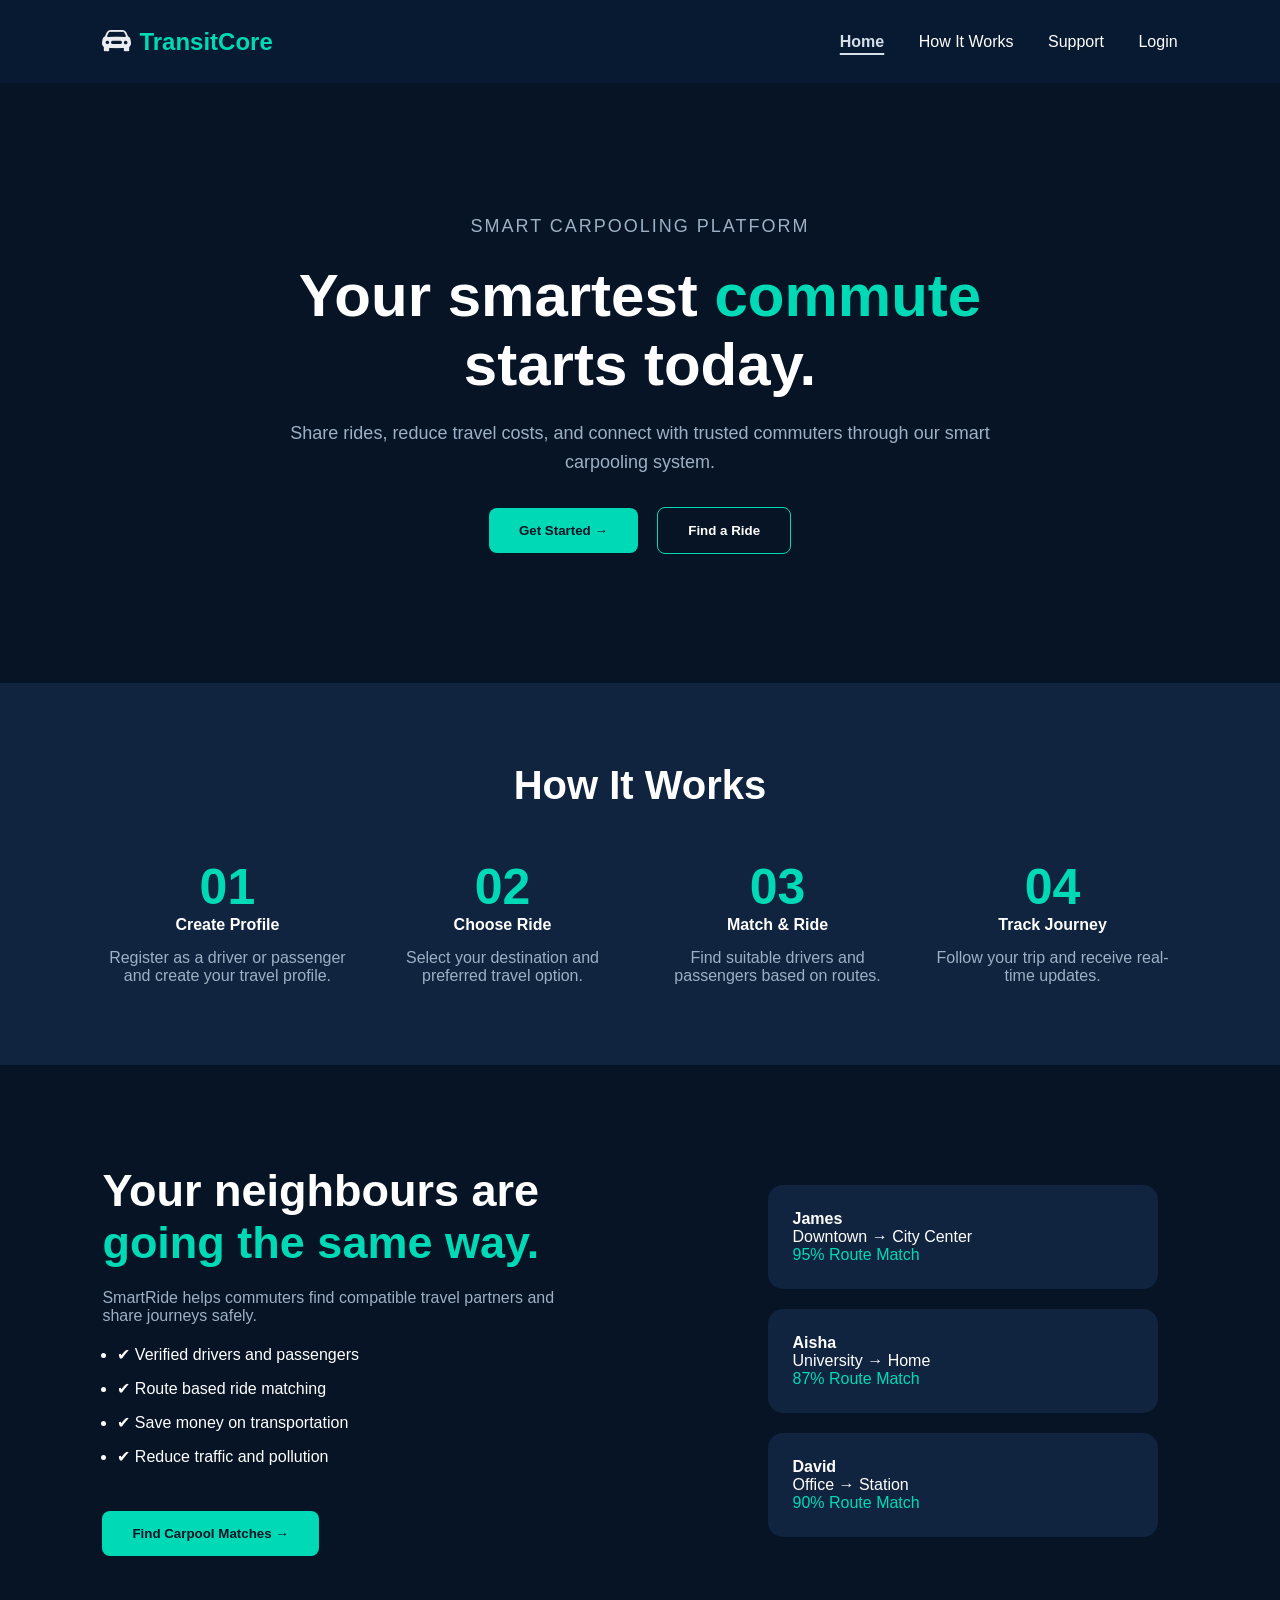
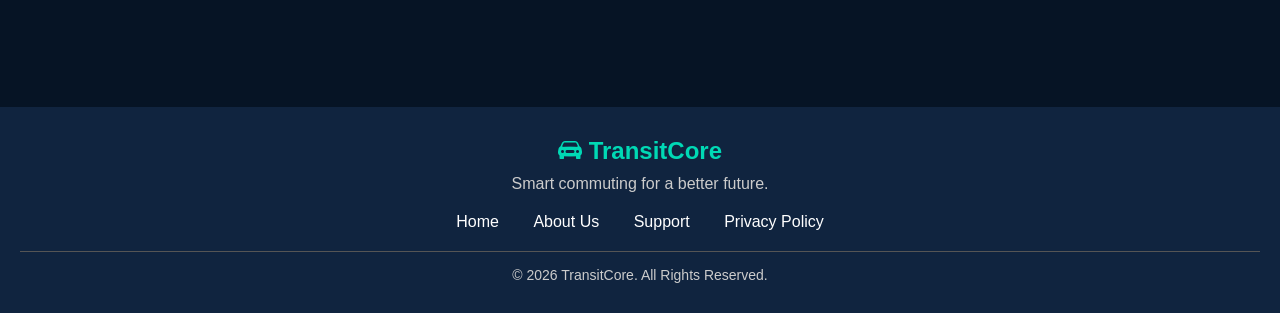
<file: carpooling/index.html>
<!DOCTYPE html>
<html lang="en">

<head>
    <meta charset="UTF-8">
    <meta name="viewport" content="width=device-width, initial-scale=1.0">
    <title>Smart Car Pooling System</title>
    <link rel="stylesheet" href="index.css">
    <link rel="stylesheet" href="https://cdn.jsdelivr.net/npm/bootstrap-icons@1.11.3/font/bootstrap-icons.min.css">
</head>

<body>

<header>
    <div class="logo">
      <i class="bi bi-car-front-fill car-icon"></i> TransitCore
    </div>

    <nav>
        <a href="index.html" class="active">Home</a>
        <a href="#">How It Works</a>
        <a href="support.html">Support</a>
        <a href="login.html">Login</a>
    </nav>
</header>


<section class="hero">
    <div class="hero-content">
        <p class="small-title">
            SMART CARPOOLING PLATFORM
        </p>
        <h1>
            Your smartest
            <span>commute</span>
            starts today.
        </h1>
        <p>
            Share rides, reduce travel costs,
            and connect with trusted commuters
            through our smart carpooling system.
        </p>
        <button>
            Get Started →
        </button>
        <button class="second-btn">
            Find a Ride
        </button>
    </div>
</section>


<section class="works">
<h2>
    How It Works
</h2>
<div class="cards">
    <div class="card">
        <h3>01</h3>
        <h4>Create Profile</h4>
        <p>
            Register as a driver or passenger
            and create your travel profile.
        </p>
    </div>

    <div class="card">

        <h3>02</h3>

        <h4>Choose Ride</h4>

        <p>
            Select your destination and
            preferred travel option.
        </p>

    </div>

    <div class="card">
        <h3>03</h3>
        <h4>Match & Ride</h4>
        <p>
            Find suitable drivers and
            passengers based on routes.
        </p>
    </div>

    <div class="card">
        <h3>04</h3>
        <h4>Track Journey</h4>
        <p>
            Follow your trip and receive
            real-time updates.
        </p>
    </div>

</div>

</section>


<section class="features">
<div class="feature-text">
<h2>
    Your neighbours are
    <span>going the same way.</span>
</h2>

<p>
SmartRide helps commuters find
compatible travel partners and
share journeys safely.
</p>

<ul>
<li>✔ Verified drivers and passengers</li>
<li>✔ Route based ride matching</li>
<li>✔ Save money on transportation</li>
<li>✔ Reduce traffic and pollution</li>

</ul>
<button>
Find Carpool Matches →
</button>

</div>

<div class="ride-box">
<div class="ride-card">
<h4>James</h4>
<p>
Downtown → City Center
</p>
<span>
95% Route Match
</span>

</div>

<div class="ride-card">
<h4>Aisha</h4>
<p>
University → Home
</p>
<span>
87% Route Match
</span>

</div>
<div class="ride-card">
<h4>David</h4>
<p>
Office → Station
</p>
<span>
90% Route Match
</span>
</div>
</div>
</section>
 
<footer class="footer">
    <div class="footer-brand">
        <h3>
            <i class="bi bi-car-front-fill"></i> TransitCore
        </h3>

        <p>
            Smart commuting for a better future.
        </p>
    </div>

    <div class="footer-links">
        <a href="index.html">Home</a>
        <a href="#">About Us</a>
        <a href="support.html">Support</a>
        <a href="#">Privacy Policy</a>
    </div>

    <div class="footer-bottom">
        <p>
            &copy; 2026 TransitCore. All Rights Reserved.
        </p>
    </div>

</footer>

</body>

</html>
</file>
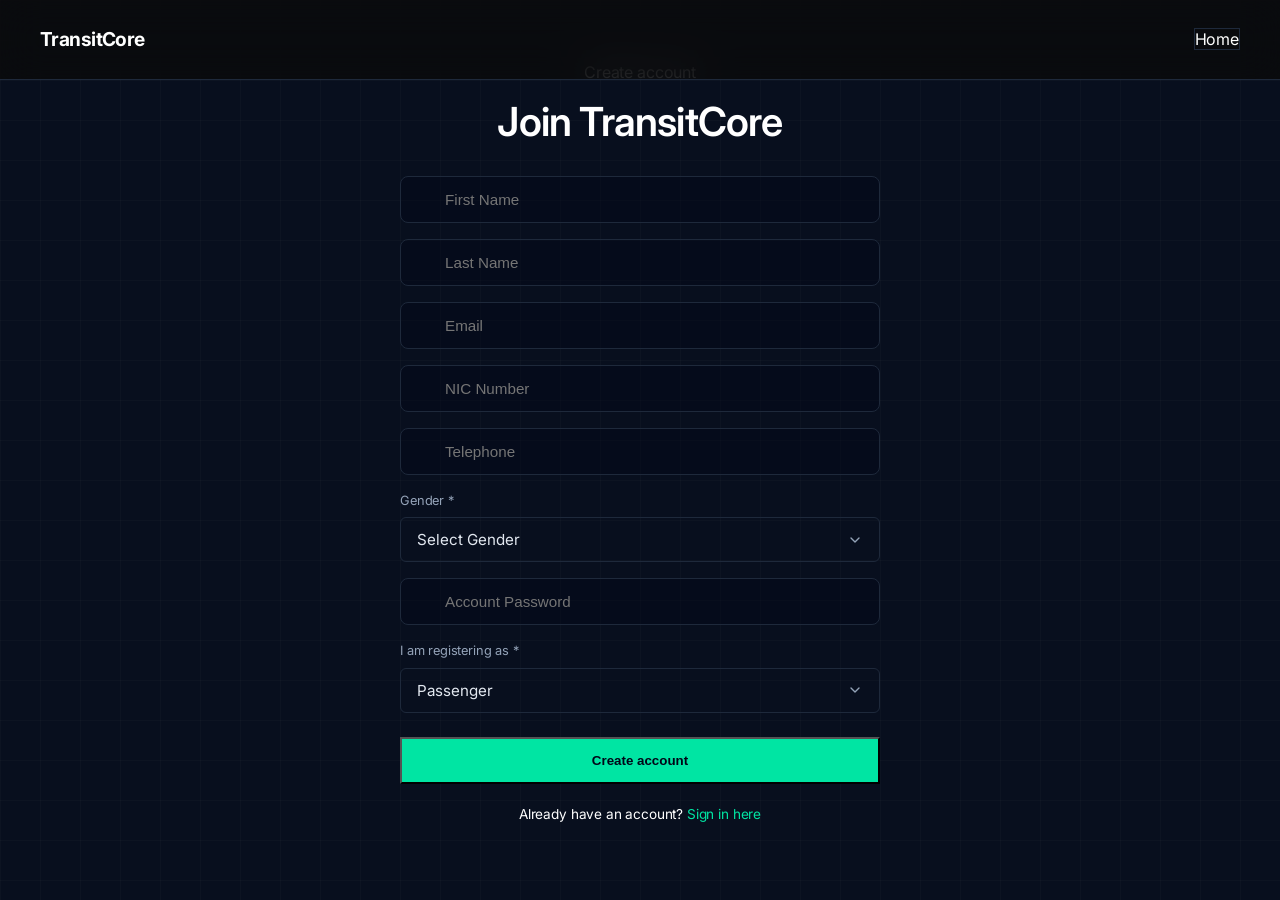
<file: register.html>
<!DOCTYPE html>
<html lang="en">
<head>
    <meta charset="UTF-8">
    <meta name="viewport" content="width=device-width, initial-scale=1.0">
    <title>TransitCore - Register</title>
    <link rel="preconnect" href="https://fonts.googleapis.com">
    <link rel="preconnect" href="https://fonts.gstatic.com" crossorigin>
    <link href="https://fonts.googleapis.com/css2?family=Inter:wght@300;400;500;600;700&display=swap" rel="stylesheet">
    <link rel="stylesheet" href="styles.css">
    <style>
        
        .auth-container { 
            max-width: 520px; 
            width: 100%;
            margin: 60px auto; 
            padding: 0 20px;
            box-sizing: border-box;
        }

        
        .form-select-custom {
            appearance: none; 
            -webkit-appearance: none;
            -moz-appearance: none;
            background-color: transparent; 
            color: #e2e8f0;
            border: 1px solid #1e293b;
            border-radius: 6px;
            padding: 12px 16px;
            width: 100%;
            font-family: 'Inter', sans-serif;
            font-size: 0.95rem;
            cursor: pointer;
            transition: all 0.2s ease;
            
            background-image: url("data:image/svg+xml;charset=UTF-8,%3csvg xmlns='http://www.w3.org/2000/svg' viewBox='0 0 24 24' fill='none' stroke='%2394a3b8' stroke-width='2' stroke-linecap='round' stroke-linejoin='round'%3e%3cpolyline points='6 9 12 15 18 9'%3e%3c/polyline%3e%3c/svg%3e");
            background-repeat: no-repeat;
            background-position: right 16px center;
            background-size: 16px;
            margin-bottom: 16px;
        }

        
        .form-select-custom:focus {
            outline: none;
            border-color: #2dd4bf; 
            box-shadow: 0 0 0 3px rgba(45, 212, 191, 0.15);
        }

        
        .form-select-custom option {
            background-color: #0f172a;
            color: #f8fafc;
        }

        .conditional-field { display: none; animation: fadeIn 0.3s ease forwards; }
        @keyframes fadeIn {
            from { opacity: 0; transform: translateY(-5px); }
            to { opacity: 1; transform: translateY(0); }
        }
    </style>
</head>
<body>

    <header class="nav-container">
        <div class="logo">TransitCore</div>
        
        <div style="margin-left: auto;">
            <a href="main.html" class="btn btn-secondary" style="text-decoration: none;">Home</a>
        </div>
    </header>

    <main class="auth-container">
        
        <div style="text-align: center; margin-bottom: 30px;">
            <span class="badge-pill" style="display: inline-block; margin-bottom: 12px;"><span class="dot"></span> Create account</span>
            <h2 style="margin-bottom: 8px;">Join TransitCore</h2>
            
        </div>

        <form id="registrationForm" action="connect.php?action=register" method="POST" onsubmit="validateForm(event)">
            
            <div class="name-row">
                <div class="input-wrapper">
                    <input type="text" name="first_name" placeholder="First Name" required>
                </div>
                <div class="input-wrapper">
                    <input type="text" name="last_name" placeholder="Last Name" required>
                </div>
            </div>

            <div class="input-wrapper">
                <input type="email" name="email" placeholder="Email" required>
            </div>

            <div class="name-row">
                <div class="input-wrapper">
                    <input type="text" name="nic" placeholder="NIC Number" required>
                </div>
                <div class="input-wrapper">
                    <input type="tel" name="phone" placeholder="Telephone" required>
                </div>
            </div>

            <label style="font-size: 0.8rem; color: var(--text-muted); display: block; margin-bottom: 6px;">Gender *</label>
            <select name="gender" id="gender-select" class="form-select-custom" required>
                <option value="" disabled selected hidden>Select Gender</option>
                <option value="Male">Male</option>
                <option value="Female">Female</option>
                <option value="Other">Other</option>
            </select>

            <div class="input-wrapper">
                <input type="password" name="password" placeholder="Account Password" required>
            </div>

            <label style="font-size: 0.8rem; color: var(--text-muted); display: block; margin-bottom: 6px;">I am registering as *</label>
            <select name="role" id="role-select" class="form-select-custom" onchange="toggleDriverFields()" required>
                <option value="passenger">Passenger</option>
                <option value="driver">Driver</option>
            </select>

            <div id="driver-fields" class="conditional-field">
                <div class="input-wrapper">
                    <input type="text" name="license_number" id="license_input" placeholder="Driver License Number (e.g., B1234567)">
                </div>
                <div class="input-wrapper">
                    <input type="text" name="vehicle_number" id="vehicle_number_input" placeholder="Vehicle License Plate (e.g., WP CAP-6822)">
                </div>
                <div class="input-wrapper">
                    <input type="text" name="vehicle_make" id="vehicle_make_input" placeholder="Vehicle Make (e.g., Toyota)">
                </div>
                <div class="input-wrapper">
                    <input type="text" name="vehicle_model" id="vehicle_model_input" placeholder="Vehicle Model (e.g., Prius)">
                </div>
                <div class="name-row">
                    <div class="input-wrapper">
                        <input type="text" name="vehicle_color" id="vehicle_color_input" placeholder="Vehicle Color">
                    </div>
                    <div class="input-wrapper">
                        <input type="number" name="vehicle_capacity" id="vehicle_capacity_input" placeholder="Seat Capacity" min="1" value="4">
                    </div>
                </div>
            </div>

            <button type="submit" class="btn btn-primary btn-block" style="margin-top: 8px;">
                Create account
            </button>
        </form>

        <div style="margin-top: 20px; text-align: center;">
            <p class="text-muted" style="font-size: 0.85rem;">Already have an account? <a href="login.php" style="color: var(--accent-teal); text-decoration: none;">Sign in here</a></p>
        </div>
    </main>

    <script>
        function toggleDriverFields() {
            const roleSelect = document.getElementById('role-select');
            const driverFields = document.getElementById('driver-fields');
            const driverInputs = driverFields.querySelectorAll('input');

            if (roleSelect.value === 'driver') {
                driverFields.style.display = 'block';
                driverInputs.forEach(input => {
                    if (!input.name.includes('vehicle_color') && !input.name.includes('vehicle_capacity')) {
                        input.setAttribute('required', 'required');
                    }
                });
            } else {
                driverFields.style.display = 'none';
                driverInputs.forEach(input => {
                    input.removeAttribute('required');
                    input.value = '';
                });
            }
        }

        function validateForm(event) {
            const roleSelect = document.getElementById('role-select').value;
            
            if (roleSelect === 'driver') {
                const licenseInput = document.getElementById('license_input').value.trim();
                const vehicleInput = document.getElementById('vehicle_number_input').value.trim();
                const makeInput = document.getElementById('vehicle_make_input').value.trim();
                const modelInput = document.getElementById('vehicle_model_input').value.trim();

                if (!licenseInput || !vehicleInput || !makeInput || !modelInput) {
                    event.preventDefault();
                    alert('Please fill in all driver and vehicle details.');
                    return false;
                }
            }

            return true;
        }

        document.addEventListener('DOMContentLoaded', function() {
            toggleDriverFields();
        });
    </script>
</body>
</html>
</file>
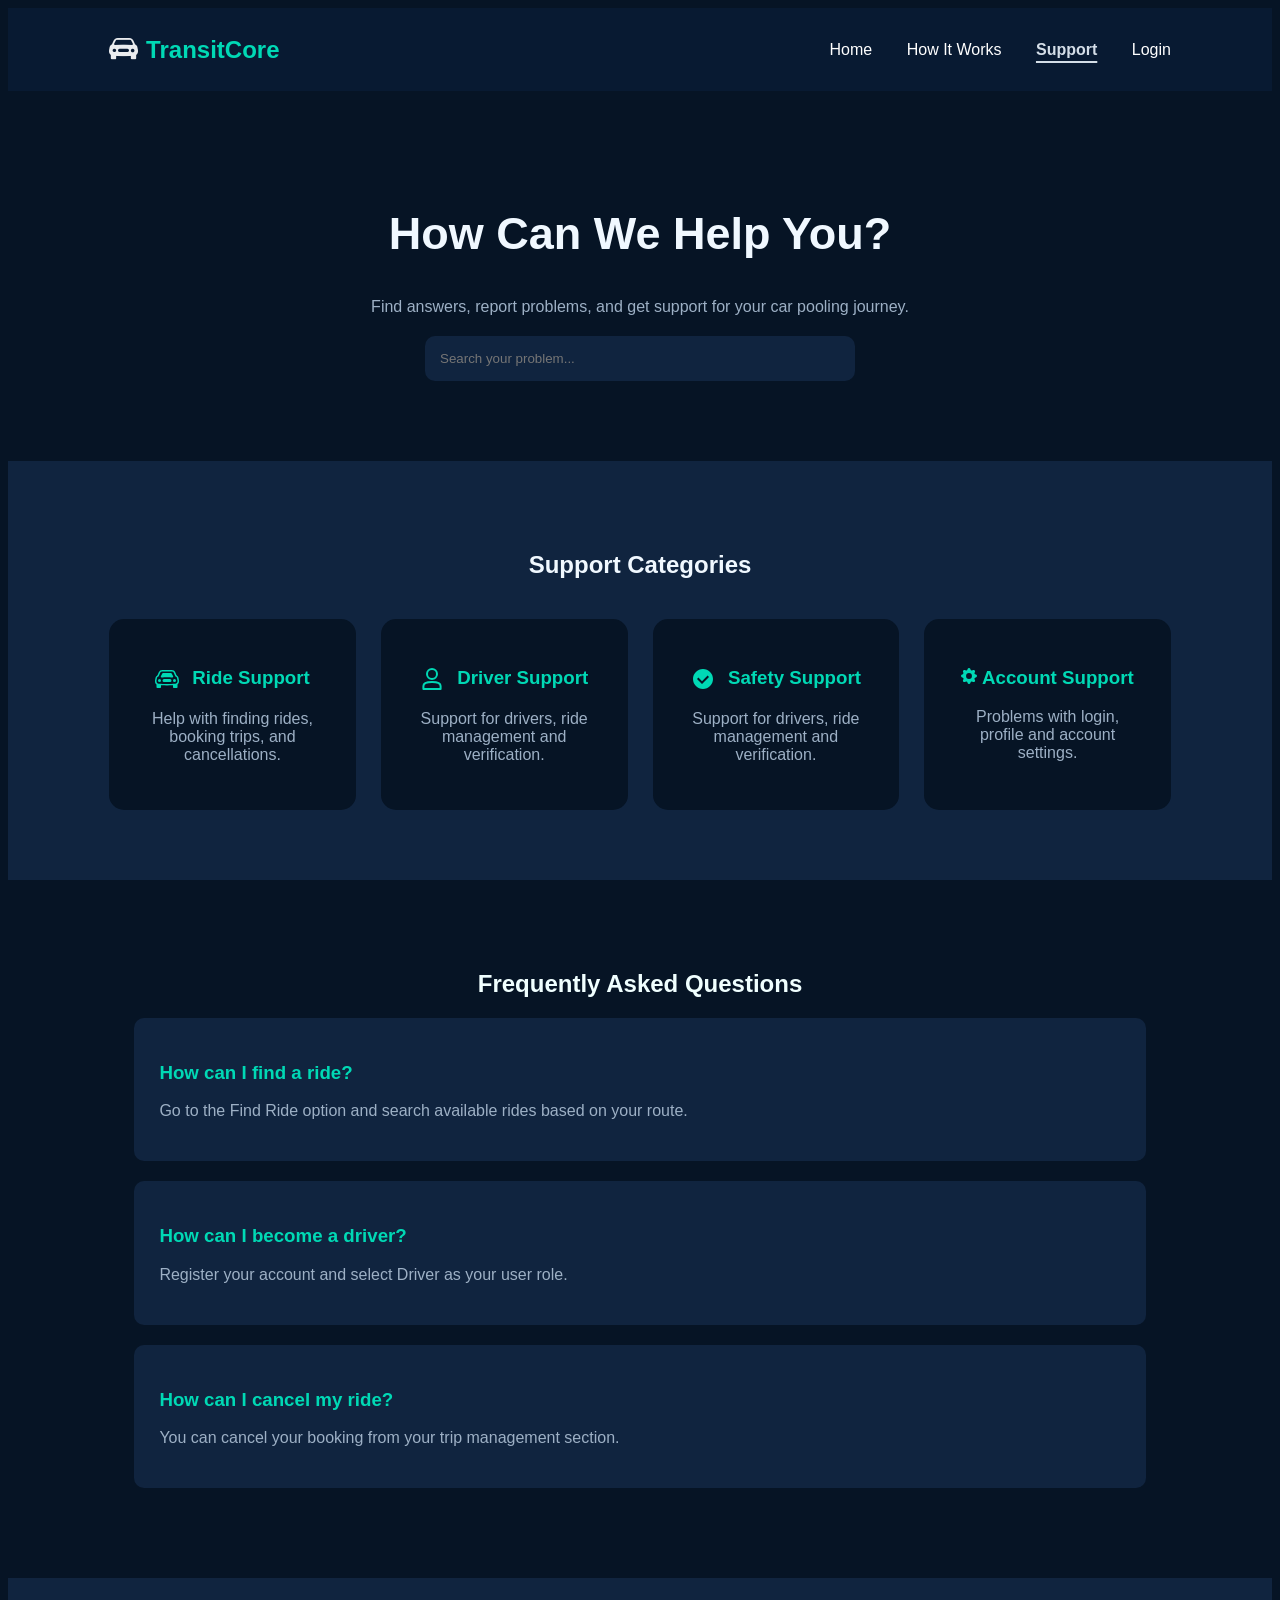
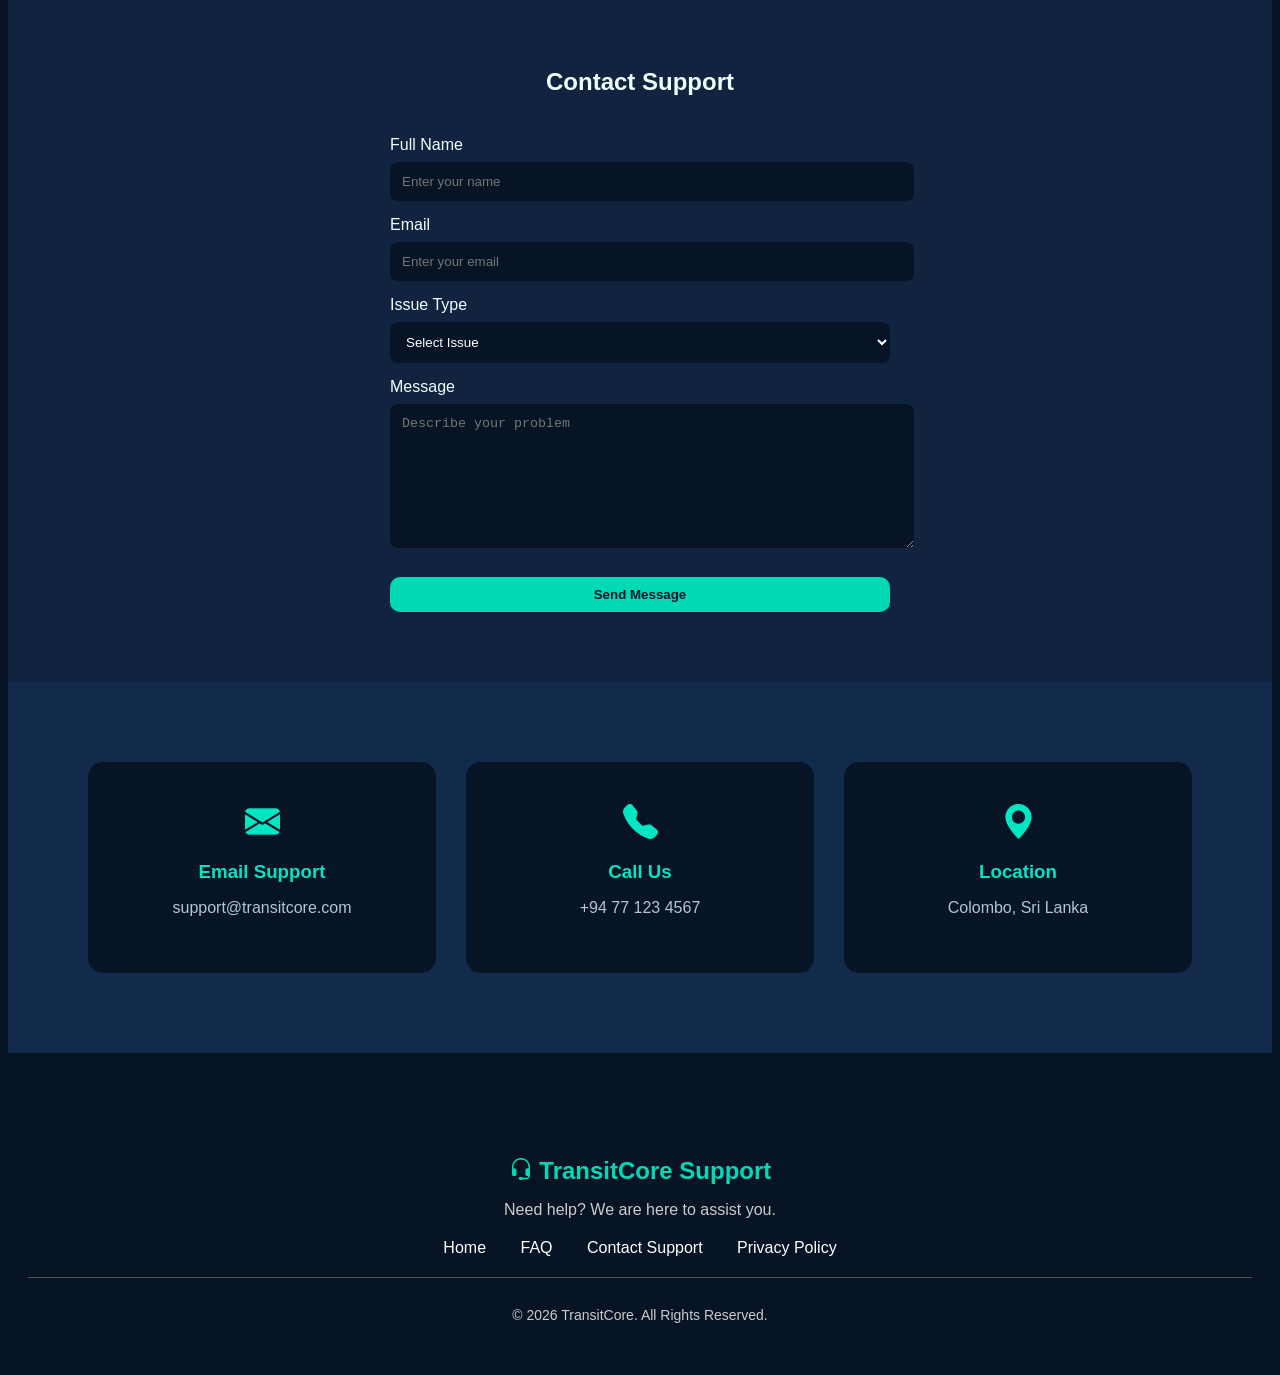
<file: carpooling/support.html>
<!DOCTYPE html>
<html lang="en">

<head>

    <meta charset="UTF-8">
    <meta name="viewport" content="width=device-width, initial-scale=1.0">

    <title>Support - TransitCore</title>

    <link rel="stylesheet" href="support.css">
    <link rel="stylesheet" href="https://cdn.jsdelivr.net/npm/bootstrap-icons@1.11.3/font/bootstrap-icons.min.css">

</head>

<body>

<header>

    <div class="logo">
        <i class="bi bi-car-front-fill car-icon"></i> TransitCore
    </div>

    <nav>

        <a href="index.html">Home</a>
        <a href="#">How It Works</a>
       <a href="index.html" class="active">Support</a>
        <a href="login.html">Login</a>

    </nav>

</header>

<section id="support-hero"  class="support-hero">

    <h1>
        How Can We Help You?
    </h1>

    <p>
        Find answers, report problems, and get support
        for your car pooling journey.
    </p>

    <input 
    type="text" 
    placeholder="Search your problem...">

</section>

<section class="support-category">

<h2>
    Support Categories
</h2>

<div class="support-cards">

<div class="support-card">
    <h3>
       <svg width="24" height="24" viewBox="0 0 16 16" fill="currentColor" class="bi bi-car-front" xmlns="http://www.w3.org/2000/svg" style="vertical-align: middle; margin-right: 8px;">
    <path d="M4 9a1 1 0 1 1-2 0 1 1 0 0 1 2 0m10 0a1 1 0 1 1-2 0 1 1 0 0 1 2 0M6 8a1 1 0 0 0 0 2h4a1 1 0 1 0 0-2zM4.862 4.276 3.906 6.19a.51.51 0 0 0 .497.731c.91-.073 2.35-.17 3.597-.17s2.688.097 3.597.17a.51.51 0 0 0 .497-.731l-.956-1.913A.5.5 0 0 0 10.691 4H5.309a.5.5 0 0 0-.447.276"/>
    <path d="M2.52 3.515A2.5 2.5 0 0 1 4.82 2h6.362c1 0 1.904.596 2.298 1.515l.792 1.848c.075.175.21.319.38.404.5.25.855.715.965 1.262l.335 1.679q.05.242.049.49v.413c0 .814-.39 1.543-1 1.997V13.5a.5.5 0 0 1-.5.5h-2a.5.5 0 0 1-.5-.5v-1.338c-1.292.048-2.745.088-4 .088s-2.708-.04-4-.088V13.5a.5.5 0 0 1-.5.5h-2a.5.5 0 0 1-.5-.5v-1.892c-.61-.454-1-1.183-1-1.997v-.413a2.5 2.5 0 0 1 .049-.49l.335-1.68c.11-.546.465-1.012.964-1.261a.8.8 0 0 0 .381-.404l.792-1.848ZM4.82 3a1.5 1.5 0 0 0-1.379.91l-.792 1.847a1.8 1.8 0 0 1-.853.904.8.8 0 0 0-.43.564L1.03 8.904a1.5 1.5 0 0 0-.03.294v.413c0 .796.62 1.448 1.408 1.484 1.555.07 3.786.155 5.592.155s4.037-.084 5.592-.155A1.48 1.48 0 0 0 15 9.611v-.413q0-.148-.03-.294l-.335-1.68a.8.8 0 0 0-.43-.563 1.8 1.8 0 0 1-.853-.904l-.792-1.848A1.5 1.5 0 0 0 11.18 3z"/>
</svg>
        Ride Support
    </h3>
    <p>
        Help with finding rides,
        booking trips, and cancellations.
    </p>
</div>

<div class="support-card">
    <h3>
        <svg width="24" height="24" viewBox="0 0 24 24" fill="none" xmlns="http://www.w3.org/2000/svg" style="vertical-align: middle; margin-right: 8px;">
            <path d="M12 12C14.7614 12 17 9.76142 17 7C17 4.23858 14.7614 2 12 2C9.23858 2 7 4.23858 7 7C7 9.76142 9.23858 12 12 12Z" stroke="currentColor" stroke-width="2" stroke-linecap="round" stroke-linejoin="round"/>
            <path d="M20.59 19C20.59 16.79 17.69 15 12 15C6.31 15 3.41 16.79 3.41 19V22H20.59V19Z" stroke="currentColor" stroke-width="2" stroke-linecap="round" stroke-linejoin="round"/>
        </svg>
        Driver Support
    </h3>
    <p>Support for drivers, ride management and verification.</p>
</div>

<div class="support-card">
    <h3>
        <svg width="24" height="24" viewBox="0 0 24 24" fill="none" xmlns="http://www.w3.org/2000/svg" style="vertical-align: middle; margin-right: 8px;">
            <path d="M12 2C6.48 2 2 6.48 2 12C2 17.52 6.48 22 12 22C17.52 22 22 17.52 22 12C22 6.48 17.52 2 12 2ZM11 17L6 12L7.41 10.59L11 14.17L16.59 8.58L18 10L11 17Z" fill="currentColor"/>
        </svg>
        Safety Support
    </h3>
    <p>Support for drivers, ride management and verification.</p>
</div>

<div class="support-card">

<h3>
    <svg xmlns="http://www.w3.org/2000/svg" width="16" height="16" fill="currentColor" class="nav-icon bi bi-gear-fill" viewBox="0 0 16 16">
    <path d="M9.405 1.05c-.413-1.4-2.397-1.4-2.81 0l-.1.34a1.464 1.464 0 0 1-2.105.872l-.31-.17c-1.283-.698-2.686.705-1.987 1.988l.169.311c.446.82.023 1.841-.872 2.105l-.34.1c-1.4.413-1.4 2.397 0 2.81l.34.1a1.464 1.464 0 0 1 .872 2.105l-.17.31c-.698 1.283.705 2.686 1.988 1.987l.311-.169a1.464 1.464 0 0 1 2.105.872l.1.34c.413 1.4 2.397 1.4 2.81 0l.1-.34a1.464 1.464 0 0 1 2.105-.872l.31.17c1.283.698 2.686-.705 1.987-1.988l-.169-.311a1.464 1.464 0 0 1 .872-2.105l.34-.1c1.4-.413 1.4-2.397 0-2.81l-.34-.1a1.464 1.464 0 0 1-.872-2.105l.17-.31c.698-1.283-.705-2.686-1.988-1.987l-.311.169a1.464 1.464 0 0 1-2.105-.872zM8 10.93a2.929 2.929 0 1 1 0-5.86 2.929 2.929 0 0 1 0 5.858z"/>
</svg>
      Account Support
</h3>

<p>
Problems with login,
profile and account settings.
</p>

</div>

</div>

</section>

<section id="faq" class="faq">

<h2>
Frequently Asked Questions
</h2>

<div class="faq-box">

<h3>
 How can I find a ride?
</h3>

<p>
Go to the Find Ride option and
search available rides based on your route.
</p>

</div>

<div class="faq-box">

<h3>
 How can I become a driver?
</h3>

<p>
Register your account and select
Driver as your user role.
</p>

</div>

<div class="faq-box">

<h3>
 How can I cancel my ride?
</h3>

<p>
You can cancel your booking from
your trip management section.
</p>

</div>

</section>

<section  id="contact-support" class="contact-support">

<h2>
Contact Support
</h2>

<form>

<label>
Full Name
</label>

<input 
type="text"
placeholder="Enter your name">

<label>
Email
</label>

<input 
type="email"
placeholder="Enter your email">

<label>
Issue Type
</label>

<select>

<option>
Select Issue
</option>

<option>
Login Problem
</option>

<option>
Ride Booking Problem
</option>

<option>
Driver Issue
</option>

<option>
Payment Issue
</option>

<option>
Safety Complaint
</option>

<option>
Other
</option>

</select>

<label>
Message
</label>

<textarea 
placeholder="Describe your problem">
</textarea>

<div class="d-grid gap-2">
    <button class="btn btn-primary" onclick="window.location.href='support.html'">
        Send Message
    </button>
</div>

</form>

</section>

<section class="contact-info-section">
    <div class="info-card">

        <i class="bi bi-envelope-fill"></i>
        <h3>Email Support</h3>
        <p>support@transitcore.com</p>

    </div>

    <div class="info-card">
        <i class="bi bi-telephone-fill"></i>
        <h3>Call Us</h3>
        <p>+94 77 123 4567</p>
    </div>

    <div class="info-card">
        <i class="bi bi-geo-alt-fill"></i>
        <h3>Location</h3>
        <p>Colombo, Sri Lanka</p>
    </div>

</section>


<footer class="footer">

    <div class="footer-brand">
        <h3>
            <i class="bi bi-headset"></i> TransitCore Support
        </h3>
        <p>
            Need help? We are here to assist you.
        </p>
    </div>

    <div class="footer-links">
        <a href="index.html">Home</a>
        <a href="#faq">FAQ</a>
        <a href="#contact-support">Contact Support</a>
        <a href="#">Privacy Policy</a>
    </div>

    
    <div class="footer-bottom">
        <p>
            &copy; 2026 TransitCore. All Rights Reserved.
        </p>
    </div>

</footer>
</body>

</html>
</file>
<file: carpooling/index.css>
*{
    margin:0;
    padding:0;
    box-sizing:border-box;
}

body{
    font-family:Arial, sans-serif;
    background:#061425;
    color:white;
}

header{
    display:flex;
    justify-content:space-between;
    align-items:center;
    padding:25px 8%;
    background:#081a32;
}

.logo{
    color:#00d9b5;
    font-size:25px;
    font-weight:bold;
}

nav a{
    color:white;
    text-decoration:none;
    margin-left:30px;
}

nav a:hover{
    color:#00d9b5;
}

nav a.active {
    font-weight: bold;
    color: #d4dee8; 
    text-decoration: underline;
    text-underline-offset: 6px; 
    text-decoration-thickness: 2px;
}

.hero{
    min-height:600px;
    display:flex;
    align-items:center;
    justify-content:center;
    text-align:center;
}

.hero-content{
    width:700px;
}

.small-title{
    color:#00d9b5;
    letter-spacing:2px;
}

.hero h1{
    font-size:60px;
    margin:20px 0;
}

.hero h1 span{
    color:#00d9b5;
}

.hero p{
    color:#9db0c5;
    font-size:18px;
    line-height:1.6;
}

button{
    margin-top:30px;
    padding:15px 30px;
    border:none;
    border-radius:8px;
    background:#00d9b5;
    color:#061425;
    font-weight:bold;
    cursor:pointer;
}

.second-btn{
    margin-left:15px;
    background:transparent;
    border:1px solid #00d9b5;
    color:white;
}

.works{
    padding:80px 8%;
    background:#10243f;
    text-align:center;
}

.works h2{
    font-size:40px;
}

.cards{
    display:flex;
    gap:25px;
    margin-top:50px;
}

.card{
    flex:1;
}

.card h3{
    font-size:50px;
    color:#00d9b5;
}

.card p{
    color:#9db0c5;
    margin-top:15px;
}

.features{
    display:flex;
    justify-content:space-between;
    padding:100px 8%;
}

.feature-text{
    width:45%;
}

.feature-text h2{
    font-size:45px;
}

.feature-text span{
    color:#00d9b5;
}

.feature-text p{
    color:#9db0c5;
    margin:20px 0;
}

li{
    margin:15px;
}

.ride-box{
    width:40%;
}

.ride-card{
    background:#10243f;
    padding:25px;
    margin:20px;
    border-radius:15px;
}

.ride-card span{
    color:#00d9b5;
}


h3{
    color: #00d9b5;
}


.logo {
    display: flex;
    align-items: center;
    gap: 8px; 
    font-size: 1.5rem;
    font-weight: bold;
    cursor: pointer;
}

.car-icon {
    color: #eaecef; 
    font-size: 1.8rem; 
    display: inline-block; 
}

@keyframes driveRightToLeft {
    0% { 
        transform: translateX(15px); 
        opacity: 0; 
    }
    30% { 
        opacity: 1; 
    }

    70% {
        opacity: 1;
    }

    100% { 
        transform: translateX(-15px); 
        opacity: 0; 
    }
}

.logo:hover .car-icon {
    animation: driveRightToLeft 1s linear infinite; 
}

.footer {
    background-color: #10243f;
    color: white;
    padding: 30px 20px;
    text-align: center;
    margin-top: 50px;
}

.footer-brand h3 {
    font-size: 24px;
    margin-bottom: 10px;
}

.footer-brand p {
    font-size: 16px;
    color: #cccccc;
}


.footer-links {
    margin: 20px 0;
}

.footer-links a {
    color: white;
    text-decoration: none;
    margin: 0 15px;
    font-size: 16px;
}

.footer-links a:hover {
    color: #00bfff;
    text-decoration: underline;
}

.footer-bottom {
    border-top: 1px solid #555;
    padding-top: 15px;
    margin-top: 20px;
}

.footer-bottom p {
    font-size: 14px;
    color: #cccccc;
}
</file>
<file: styles.css>
:root {
    --bg-dark: #080F1E;          
    --bg-card: #0F172A;          
    --bg-card-hover: #1E293B;
    --text-primary: #FFFFFF;
    --text-muted: #94A3B8;       
    --accent-teal: #00E5A3;     
    --border-color: #1E293B;
    --font-stack: 'Inter', -apple-system, BlinkMacSystemFont, sans-serif;
    *, *::before, *::after {
    box-sizing: border-box;
    margin: 0;
    padding: 0;
}
}

body {
    background-color: var(--bg-dark);
   
    background-image: 
        linear-gradient(rgba(255, 255, 255, 0.02) 1px, transparent 1px),
        linear-gradient(90deg, rgba(255, 255, 255, 0.02) 1px, transparent 1px);
    background-size: 40px 40px;
    color: var(--text-primary);
    font-family: var(--font-stack);
    letter-spacing: -0.01em; 
    line-height: 1.6;
    padding-top: 80px;
    overflow-x: hidden;
}


.btn-primary {
    background-color: var(--accent-teal);
    color: #020617;
    font-weight: 600;
}
.btn-primary:hover {
    background-color: #00CC90;
    box-shadow: 0 0 20px rgba(0, 229, 163, 0.3);
}

.section-container {
    max-width: 1200px;
    margin: 0 auto;
    padding: 80px 24px;
}

.text-center { text-align: center; }
.text-center-max { max-width: 700px; margin-left: auto; margin-right: auto; }

.section-tag {
    color: var(--text-muted);
    font-size: 0.75rem;
    font-weight: 600;
    text-transform: uppercase;
    letter-spacing: 0.1em;
    display: inline-block;
    margin-bottom: 12px;
}

h1, h2, h3, h4 {
    font-weight: 600;
    letter-spacing: -0.02em;
    margin-bottom: 16px;
}

h1 { font-size: 3.5rem; line-height: 1.1; }
h2 { font-size: 2.5rem; line-height: 1.2; }
h3 { font-size: 1.5rem; }

.section-subtitle {
    color: var(--text-muted);
    font-size: 1.125rem;
    margin-bottom: 48px;
    font-weight: 400;
}

.btn-secondary {
    background-color: transparent;
    color: var(--text-primary);
    border: 1px solid var(--border-color);
}

.btn-secondary:hover {
    background-color: var(--bg-card);
    border-color: var(--text-muted);
}

/* Fixed Navigation Layout */
.nav-container {
    position: fixed;
    top: 0;
    left: 0;
    right: 0;
    height: 80px;
    background-color: rgba(10, 10, 10, 0.8);
    backdrop-filter: blur(20px);
    border-bottom: 1px solid var(--border-color);
    display: flex;
    justify-content: space-between;
    align-items: center;
    padding: 0 40px;
    z-index: 1000;
}

.logo { font-weight: 700; font-size: 1.2rem; letter-spacing: -0.03em; }
.nav-links a {
    color: var(--text-muted);
    text-decoration: none;
    margin: 0 20px;
    font-size: 0.9rem;
    transition: color 0.2s;
}
.nav-links a:hover { color: var(--text-primary); }

/* Hero Element Block Mapping */
.hero-section {
    max-width: 1400px;
    margin: 0 auto;
    padding: 80px 40px 120px 40px;
    display: grid;
    grid-template-columns: 1.1fr 0.9fr;
    gap: 80px;
    align-items: center;
}

.hero-content p { color: var(--text-muted); font-size: 1.25rem; margin-bottom: 40px; }
.hero-buttons .btn { margin-right: 12px; }

.hero-visual, .liquidation-visual {
    background-color: var(--bg-card);
    border: 1px solid var(--border-color);
    border-radius: 8px;
    aspect-ratio: 1.4 / 1;
    display: flex;
    align-items: center;
    justify-content: center;
}
.search-pod {
    background-color: rgba(15, 23, 42, 0.65);
    backdrop-filter: blur(12px);
    border: 1px solid var(--border-color);
    border-radius: 12px;
    padding: 32px;
    width: 100%;
    max-width: 480px;
}

.pod-tabs {
    display: flex;
    background-color: rgba(2, 6, 23, 0.4);
    padding: 4px;
    border-radius: 8px;
    margin-bottom: 24px;
}

.pod-tab {
    flex: 1;
    background: none;
    border: none;
    color: var(--text-muted);
    padding: 10px;
    font-size: 0.85rem;
    font-weight: 500;
    cursor: pointer;
    border-radius: 6px;
    transition: all 0.2s;
}

.pod-tab.active {
    background-color: #1E293B;
    color: var(--text-primary);
}

.input-wrapper {
    position: relative;
    margin-bottom: 16px;
}

.input-wrapper input {
    width: 100%;
    background-color: rgba(2, 6, 23, 0.4);
    border: 1px solid var(--border-color);
    padding: 14px 16px 14px 44px;
    border-radius: 8px;
    color: var(--text-primary);
    font-size: 0.95rem;
}

.input-wrapper input:focus {
    outline: none;
    border-color: var(--accent-teal);
}

.btn-block {
    width: 100%;
    display: flex;
    justify-content: center;
    align-items: center;
    gap: 8px;
    padding: 14px;
}
/* Leaflet Map Visual Adjustments */
#map {
    background-color: var(--bg-dark);
}

/* Custom dark-mode styling for Leaflet controls */
.leaflet-control-zoom-in, .leaflet-control-zoom-out {
    background-color: var(--bg-card) !important;
    color: var(--text-primary) !important;
    border: 1px solid var(--border-color) !important;
}

.leaflet-bar {
    border: none !important;
}

/* Dark mode thematic popups matching the screenshots */
.leaflet-popup-content-wrapper, .leaflet-popup-tip {
    background-color: var(--bg-card) !important;
    color: var(--text-primary) !important;
    border: 1px solid var(--border-color);
    border-radius: 8px;
    font-family: var(--font-stack);
}

.leaflet-popup-content h4 {
    color: var(--accent-teal);
    margin-bottom: 4px;
}

/* Glowing Map Pins for Points (Pickup/Dropoff) */
.map-marker-glow {
    width: 12px;
    height: 12px;
    background-color: var(--accent-teal);
    border: 2px solid #fff;
    border-radius: 50%;
    box-shadow: 0 0 10px var(--accent-teal);
}
.placeholder-icon::before {
    content: "✕";
    font-size: 2.5rem;
    color: #222;
}

/* Framework Content Grids */
.grid-three { display: grid; grid-template-columns: repeat(3, 1fr); gap: 24px; }
.grid-four { display: grid; grid-template-columns: repeat(4, 1fr); gap: 32px; }

.card {
    background-color: var(--bg-card);
    border: 1px solid var(--border-color);
    border-radius: 8px;
    padding: 40px 32px;
    text-align: left;
}

.card h3 { margin-top: 12px; font-size: 1.35rem; }
.card p { color: var(--text-muted); font-size: 0.95rem; }

.card-tag {
    font-size: 0.75rem;
    color: var(--text-primary);
    border-bottom: 2px solid var(--text-primary);
    padding-bottom: 4px;
    font-weight: 600;
}

.arrow-link {
    color: var(--text-primary);
    text-decoration: none;
    font-size: 0.85rem;
    font-weight: 500;
    display: inline-block;
    margin-top: 32px;
}

.step-card { text-align: left; }
.step-icon {
    width: 40px;
    height: 40px;
    background-color: var(--bg-card);
    border: 1px solid var(--border-color);
    border-radius: 6px;
    margin-bottom: 24px;
}
.step-card h4 { font-size: 1.1rem; margin-bottom: 12px; }
.step-card p { color: var(--text-muted); font-size: 0.9rem; }

/* Interactive Liquidation Blocks */
.liquidation-block {
    display: grid;
    grid-template-columns: 1fr 1fr;
    gap: 80px;
    align-items: center;
    margin-top: 60px;
}

.liquidation-item {
    padding: 24px 0;
    border-top: 1px solid var(--border-color);
    cursor: pointer;
}

.liquidation-item h3 { font-size: 1.2rem; color: #555; transition: color 0.2s; }
.liquidation-item p { display: none; color: var(--text-muted); font-size: 0.95rem; margin-top: 8px; }

.liquidation-item.active h3 { color: var(--text-primary); }
.liquidation-item.active p { display: block; }

/* Testimonials System */
.testimonial-card {
    border-top: 1px solid var(--border-color);
    padding-top: 32px;
    text-align: left;
}
.stars { color: var(--text-primary); margin-bottom: 16px; font-size: 0.85rem; }
.testimonial-card p { font-size: 1rem; margin-bottom: 24px; font-weight: 400; }
.user-meta { font-size: 0.85rem; color: var(--text-muted); line-height: 1.4; }

/* Dynamic Database Accordion Layout Rules */
.accordion-container { max-width: 800px; margin: 0 auto; }
.accordion-item { border-bottom: 1px solid var(--border-color); }

.accordion-header {
    width: 100%;
    background: none;
    border: none;
    color: var(--text-primary);
    text-align: left;
    padding: 32px 0;
    font-size: 1.15rem;
    font-weight: 500;
    display: flex;
    justify-content: space-between;
    align-items: center;
    cursor: pointer;
}

.accordion-panel {
    max-height: 0;
    overflow: hidden;
    transition: max-height 0.4s cubic-bezier(0.25, 1, 0.5, 1);
}

.accordion-panel p { color: var(--text-muted); padding-bottom: 32px; font-size: 0.95rem; }

.help-box {
    margin: 100px auto 0 auto;
    max-width: 800px;
    border: 1px solid var(--border-color);
    border-radius: 8px;
    padding: 32px 40px;
    display: flex;
    justify-content: space-between;
    align-items: center;
}
.help-box p { color: var(--text-muted); font-size: 0.95rem; margin-top: 4px; }

/* Standard Platform Banner Callout */
.cta-banner {
    max-width: 1200px;
    margin: 40px auto 80px auto;
    background-color: var(--bg-card);
    border: 1px solid var(--border-color);
    border-radius: 8px;
    padding: 60px;
    display: flex;
    justify-content: space-between;
    align-items: center;
}
.cta-content p { color: var(--text-muted); margin-top: 8px; }
.cta-actions .btn { margin-left: 12px; }

/* System Footer Container */
.footer-container {
    background-color: #050505;
    border-top: 1px solid var(--border-color);
    padding: 100px 40px 40px 40px;
}

.footer-top { max-width: 1200px; margin: 0 auto; display: grid; grid-template-columns: 0.8fr 1.2fr; gap: 80px; }
.footer-brand p { color: var(--text-muted); margin: 16px 0 24px 0; font-size: 0.9rem; }

.subscribe-form { display: flex; gap: 8px; max-width: 320px; }
.subscribe-form input {
    background-color: var(--bg-dark);
    border: 1px solid var(--border-color);
    padding: 12px 16px;
    border-radius: 4px;
    color: var(--text-primary);
    flex-grow: 1;
    font-size: 0.85rem;
}
.subscribe-form button {
    background-color: var(--text-primary);
    color: var(--bg-dark);
    border: none;
    padding: 12px 20px;
    border-radius: 4px;
    font-weight: 600;
    cursor: pointer;
    font-size: 0.85rem;
}

.footer-links-grid { display: grid; grid-template-columns: repeat(4, 1fr); gap: 40px; }
.footer-links-grid h4 { font-size: 0.8rem; text-transform: uppercase; letter-spacing: 0.05em; color: var(--text-muted); margin-bottom: 24px; }
.footer-links-grid a { display: block; color: var(--text-muted); text-decoration: none; font-size: 0.85rem; margin-bottom: 12px; }
.footer-links-grid a:hover { color: var(--text-primary); }

.footer-divider { border: 0; height: 1px; background-color: var(--border-color); margin: 80px 0 40px 0; }
.footer-bottom { text-align: left; max-width: 1200px; margin: 0 auto; color: var(--text-muted); font-size: 0.8rem; }

/* Responsive Adaptation Layer */
@media (max-width: 1024px) {
    .hero-section, .liquidation-block, .footer-top { grid-template-columns: 1fr; gap: 40px; }
    .grid-three, .grid-four { grid-template-columns: repeat(2, 1fr); }
    .footer-links-grid { grid-template-columns: repeat(2, 1fr); }
    .cta-banner, .help-box { flex-direction: column; text-align: center; gap: 24px; }
    .cta-actions .btn { margin: 0 6px; }
}

@media (max-width: 640px) {
    .grid-three, .grid-four, .footer-links-grid { grid-template-columns: 1fr; }
    h1 { font-size: 2.5rem; }
    h2 { font-size: 1.85rem; }
}
</file>
<file: carpooling/support.css>
.support-hero{
    text-align:center;
    padding:80px 10%;
}

.support-hero h1{
    font-size:45px;
    color: aliceblue;
}

.support-hero p{
    color:#9db0c5;
    margin:20px;
}

.support-hero input{
    width:400px;
    padding:15px;
    border-radius:10px;
    border:none;
    background:#10243f;
    color:white;
}

.support-category{
    padding:70px 8%;
    background:#10243f;
    text-align:center;
}

.support-category h2{
    color: aliceblue;
}

.support-cards{
    display:flex;
    gap:25px;
    margin-top:40px;
}

.support-card{
    flex:1;
    background:#061425;
    padding:30px;
    border-radius:15px;
}

.support-card h3{
    color:#00d9b5;
}

.support-card p{
    color:#9db0c5;
}

.faq{
    padding:70px 10%;
}

.faq h2{
    text-align:center;
    color:azure;
}

.faq-box{
    background:#10243f;
    padding:25px;
    margin:20px 0;
    border-radius:10px;
}

.faq-box h3{
    color:#00d9b5;
}

.faq-box p{
    color:#9db0c5;
}

.contact-support{
    padding:70px 10%;
    background:#10243f;
}

.contact-support h2{
    text-align:center;
    margin-bottom:40px;
    color:azure;
}

.contact-support form{
    max-width:500px;
    margin:auto;
}

.contact-support label{
    display:block;
    margin-top:15px;
    color: azure;
}

.contact-support input,
.contact-support select,
.contact-support textarea{
    width:100%;
    padding:12px;
    margin-top:8px;
    background:#061425;
    color:white;
    border:none;
    border-radius:8px;
}

.contact-support textarea{
    height:120px;
}

.contact-support button{
    width:100%;
    margin-top:25px;
}

header{
    display:flex;
    justify-content:space-between;
    align-items:center;
    padding:25px 8%;
    background:#081a32;
}

.logo{
    color:#00d9b5;
    font-size:25px;
    font-weight:bold;
}

nav a{
    color:white;
    text-decoration:none;
    margin-left:30px;
    font-size:16px;
}

nav a:hover{
    color:#00d9b5;
}

nav a.active {
    font-weight: bold;
    color: #d4dee8; 
    text-decoration: underline;
    text-underline-offset: 6px; 
    text-decoration-thickness: 2px;
}

body{
    background-color: #061425;
}

footer p{
    color: azure;
    text-align: center;
}

body{
    font-family: Arial, sans-serif;
}

.logo {
    display: flex;
    align-items: center;
    gap: 8px; 
    font-size: 1.5rem;
    font-weight: bold;
    cursor: pointer;
}

.car-icon {
    color: #eaecef; 
    font-size: 1.8rem; 
    display: inline-block; 
}

@keyframes driveRightToLeft {
    0% { 
        transform: translateX(15px); 
        opacity: 0; 
    }
    30% { 
        opacity: 1; 
    }
    70% {
        opacity: 1;
    }
    100% { 
        transform: translateX(-15px); 
        opacity: 0; 
    }
}

.logo:hover .car-icon {
    animation: driveRightToLeft 1s linear infinite; 
}


.btn-primary{
    background-color:#00d9b5;
    color:#061425;
    border: #00d9b5 ;
    padding: 10px;
    font-weight: bold;
    border-radius: 10px 10px 10px 10px;
}

.footer {
    background-color: #061425;
    color: white;
    padding: 30px 20px;
    text-align: center;
    margin-top: 50px;
}


.footer-brand h3 {
    font-size: 24px;
    margin-bottom: 10px;
}


.footer-brand p {
    font-size: 16px;
    color: #cccccc;
}


.footer-links {
    margin: 20px 0;
}


.footer-links a {
    color: white;
    text-decoration: none;
    margin: 0 15px;
    font-size: 16px;
}


.footer-links a:hover {
    color: #00bfff;
    text-decoration: underline;
}


.footer-bottom {
    border-top: 1px solid #555;
    padding-top: 15px;
    margin-top: 20px;
}


.footer-bottom p {
    font-size: 14px;
    color: #cccccc;
}

.footer-brand h3 {
    color:#00d9b5;
}

.contact-info-section{
    background:#132b4a;
    padding:80px;
    display:grid;
    grid-template-columns:repeat(auto-fit,minmax(250px,1fr));
    gap:30px;
}

.info-card{
    background:#061425;
    padding:40px;
    border-radius:15px;
    text-align:center;
}

.info-card i{
    color:#00e6c3;
    font-size:35px;
    margin-bottom:15px;
}

.info-card h3{
    color:#00e6c3;
    margin-bottom:15px;
}

.info-card p{
    color:#b7c4d6;
}
</file>
